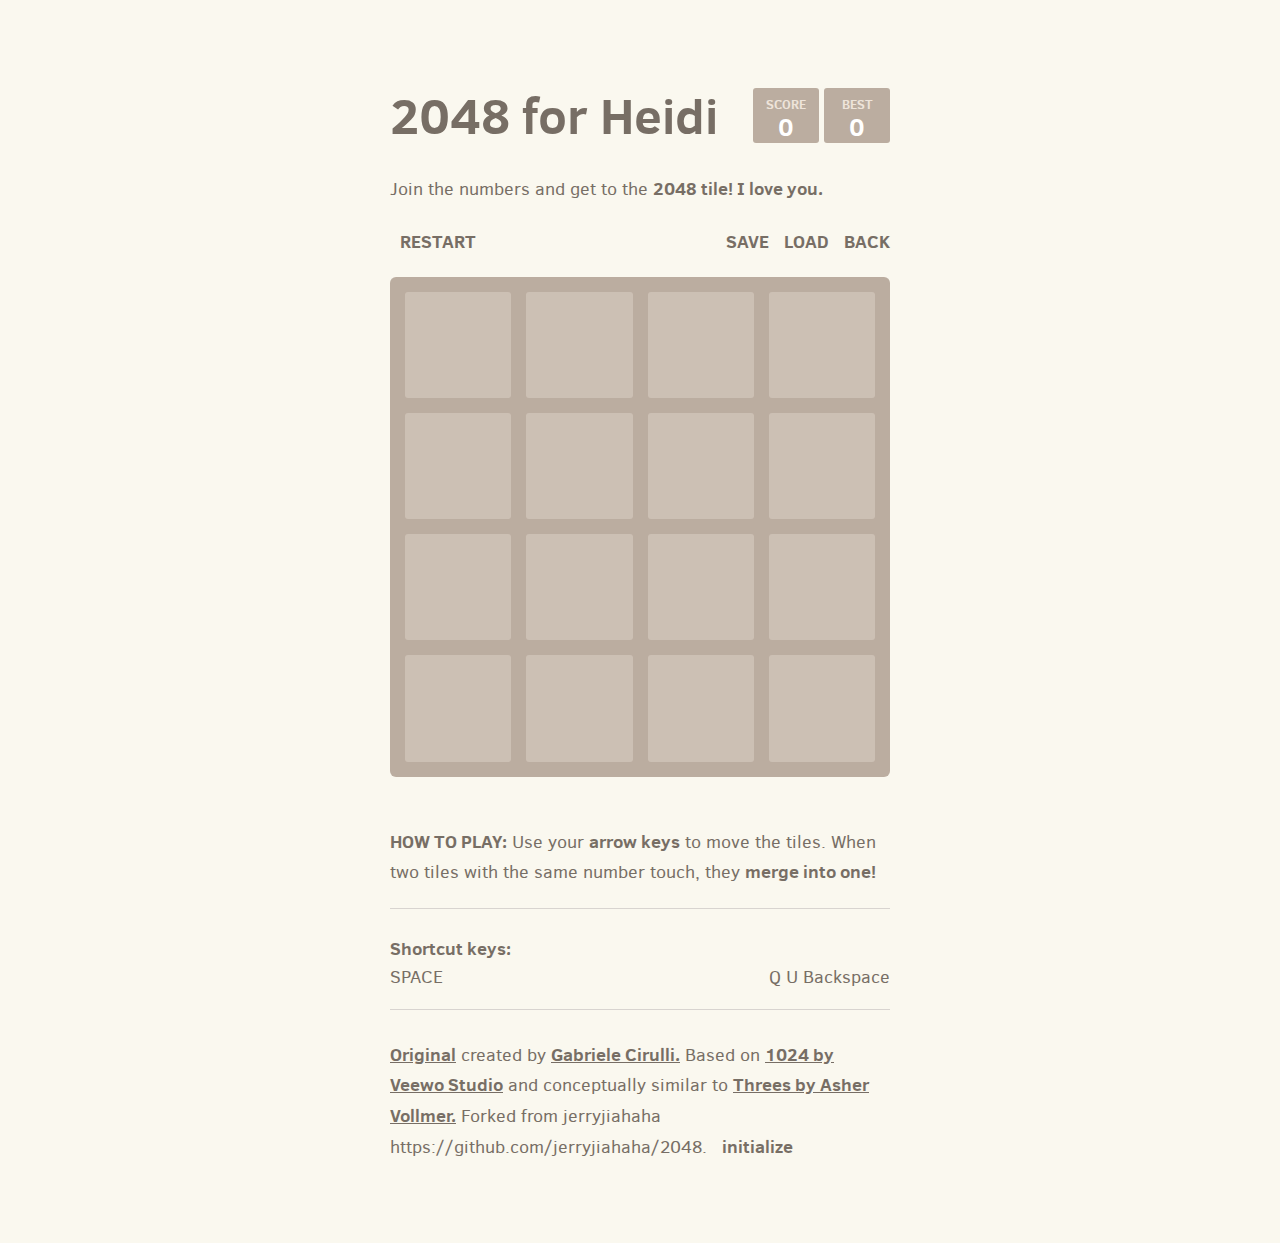
<file: index.html>
<!DOCTYPE html>
<html>
<head>
  <meta charset="utf-8">
  <title>2048 for Heidi</title>

  <link href="style/main.css" rel="stylesheet" type="text/css">
  <link href="style/my.css" rel="stylesheet" type="text/css">
  <link rel="shortcut icon" href="favicon.ico">
  <link rel="apple-touch-icon" href="meta/apple-touch-icon.png">
  <meta name="apple-mobile-web-app-capable" content="yes">

  <meta name="HandheldFriendly" content="True">
  <meta name="MobileOptimized" content="320">
  <meta name="viewport" content="width=device-width, target-densitydpi=160dpi, initial-scale=1.0, maximum-scale=1, user-scalable=no, minimal-ui">

  <meta property="og:title" content="2048 game"/>
  <meta property="og:site_name" content="2048 game"/>
  <meta property="og:description" content="Join the numbers and get to the 2048 tile! Careful: this game is extremely addictive!"/>
  <meta property="og:image" content="http://jerryjiahaha.github.io/2048/meta/og_image.png"/>
 
<!--  <script src="js/jquery.js"></script>  no longer needed-->
  <script type="text/javascript" src="js/my.js"></script>

</head>

<body>
  <div class="container">
    <div class="heading">
      <h1 class="title">2048 for Heidi</h1>
      <div class="scores-container">
        <div class="score-container">0</div>
        <div class="best-container">0</div>
      </div>
    </div>
    <br>
    <p class="game-intro">Join the numbers and get to the <strong>2048 tile! I love you.</strong></p><br>
    
    <div class="command" id="datacuston" style="text-align:left; float:left;">
      <span id="restartbutton" class="button"><a  href="#restart">RESTART</a></span>
    </div>
    <div class="command" id="datacustom" >
      <span id="savebutton" class="button"><a href="#savedata">SAVE</a></span>
      <span id="loadbutton" class="button"><a href="#loaddata">LOAD</a></span>
      <span id="backbutton" class="button"><a href="#back">BACK</a></span>
    </div>
   

    <div class="game-container" style="margin-top: 23px;">
      <div class="game-message">
        <p></p>
        <div class="lower">
	        <a class="keep-playing-button">Keep going</a>
          <a class="retry-button">Try again</a>
          <div class="score-sharing"></div>
        </div>
      </div>

      <div class="grid-container">
        <div class="grid-row">
          <div class="grid-cell"></div>
          <div class="grid-cell"></div>
          <div class="grid-cell"></div>
          <div class="grid-cell"></div>
        </div>
        <div class="grid-row">
          <div class="grid-cell"></div>
          <div class="grid-cell"></div>
          <div class="grid-cell"></div>
          <div class="grid-cell"></div>
        </div>
        <div class="grid-row">
          <div class="grid-cell"></div>
          <div class="grid-cell"></div>
          <div class="grid-cell"></div>
          <div class="grid-cell"></div>
        </div>
        <div class="grid-row">
          <div class="grid-cell"></div>
          <div class="grid-cell"></div>
          <div class="grid-cell"></div>
          <div class="grid-cell"></div>
        </div>
      </div>

      <div class="tile-container">

      </div>
    </div>

    <p class="game-explanation">
      <strong class="important">How to play:</strong> Use your <strong>arrow keys</strong> to move the tiles. When two tiles with the same number touch, they <strong>merge into one!</strong>
    </p>
    <hr>
    <p class="game-explanation"  style="margin:0;padding:0;margin-top:-5px;">
      <strong>Shortcut keys:</strong>
      <br/>
      <div  class="shortcut" style="float:left;">
        <span   title="restart">SPACE</span>
      </div>
      <div class="shortcut" style="text-align:right; pading:1;">
        <span title="save">Q</span>
        <span title="reload">U</span>
        <span title="back">Backspace</span>
      </div>
    </p>
  
    <hr>
    <p>
    <a href="http://gabrielecirulli.github.io/2048/">Original</a> created by <a href="http://gabrielecirulli.com" target="_blank">Gabriele Cirulli.</a> Based on <a href="https://itunes.apple.com/us/app/1024!/id823499224" target="_blank">1024 by Veewo Studio</a> and conceptually similar to <a href="http://asherv.com/threes/" target="_blank">Threes by Asher Vollmer.</a>  Forked from jerryjiahaha https://github.com/jerryjiahaha/2048.
      <span id="initbutton" class="button"><a href="#inith">initialize</a></span>
    </p>

  <!-- 
    <div class="sharing">
      <a href="https://twitter.com/share" class="twitter-share-button" data-text="Check out 2048, a game where you join numbers to score high! #2048game" data-via="gabrielecirulli" data-url="http://git.io/2048" data-counturl="http://gabrielecirulli.github.io/2048/">Tweet</a>
-->
<!--      <script>!function(d,s,id){var js,fjs=d.getElementsByTagName(s)[0],p=/^http:/.test(d.location)?'http':'https';if(!d.getElementById(id)){js=d.createElement(s);js.id=id;js.src=p+'://platform.twitter.com/widgets.js';fjs.parentNode.insertBefore(js,fjs);}}(document, 'script', 'twitter-wjs');</script>
-->

     

    
    </div>
  </div>

  <script src="js/animframe_polyfill.js"></script>
  <script src="js/keyboard_input_manager.js"></script>
  <script src="js/html_actuator.js"></script>
  <script src="js/grid.js"></script>
  <script src="js/tile.js"></script>
  <script src="js/local_score_manager.js"></script>
  <script src="js/game_manager.js"></script>
  <script src="js/application.js"></script>

  
</body>
</html>
</file>
<file: style/main.css>
@import url(fonts/clear-sans.css);
html, body {
  margin: 0;
  padding: 0;
  background: #faf8ef;
  color: #776e65;
  font-family: "Clear Sans", "Helvetica Neue", Arial, sans-serif;
  font-size: 18px; }

body {
  margin: 80px 0; }

.heading:after {
  content: "";
  display: block;
  clear: both; }

h1.title {
  font-size: 80px;
  font-weight: bold;
  margin: 0;
  display: block;
  float: left; }

@-webkit-keyframes move-up {
  0% {
    top: 25px;
    opacity: 1; }

  100% {
    top: -50px;
    opacity: 0; } }

@-moz-keyframes move-up {
  0% {
    top: 25px;
    opacity: 1; }

  100% {
    top: -50px;
    opacity: 0; } }

@keyframes move-up {
  0% {
    top: 25px;
    opacity: 1; }

  100% {
    top: -50px;
    opacity: 0; } }

.scores-container {
  float: right;
  text-align: right; }

.score-container, .best-container {
  position: relative;
  display: inline-block;
  background: #bbada0;
  padding: 15px 25px;
  font-size: 25px;
  height: 25px;
  line-height: 47px;
  font-weight: bold;
  border-radius: 3px;
  color: white;
  margin-top: 8px;
  text-align: center; }
  .score-container:after, .best-container:after {
    position: absolute;
    width: 100%;
    top: 10px;
    left: 0;
    text-transform: uppercase;
    font-size: 13px;
    line-height: 13px;
    text-align: center;
    color: #eee4da; }
  .score-container .score-addition, .best-container .score-addition {
    position: absolute;
    right: 30px;
    color: red;
    font-size: 25px;
    line-height: 25px;
    font-weight: bold;
    color: rgba(119, 110, 101, 0.9);
    z-index: 100;
    -webkit-animation: move-up 600ms ease-in;
    -moz-animation: move-up 600ms ease-in;
    animation: move-up 600ms ease-in;
    -webkit-animation-fill-mode: both;
    -moz-animation-fill-mode: both;
    animation-fill-mode: both; }

.score-container:after {
  content: "Score"; }

.best-container:after {
  content: "Best"; }

p {
  margin-top: 0;
  margin-bottom: 10px;
  line-height: 1.65; }

a {
  color: #776e65;
  font-weight: bold;
  text-decoration: underline;
  cursor: pointer; }

strong.important {
  text-transform: uppercase; }

hr {
  border: none;
  border-bottom: 1px solid #d8d4d0;
  margin-top: 20px;
  margin-bottom: 30px; }

.container {
  width: 500px;
  margin: 0 auto; }

@-webkit-keyframes fade-in {
  0% {
    opacity: 0; }

  100% {
    opacity: 1; } }

@-moz-keyframes fade-in {
  0% {
    opacity: 0; }

  100% {
    opacity: 1; } }

@keyframes fade-in {
  0% {
    opacity: 0; }

  100% {
    opacity: 1; } }

.game-container {
  margin-top: 40px;
  position: relative;
  padding: 15px;
  cursor: default;
  -webkit-touch-callout: none;
  -webkit-user-select: none;
  -moz-user-select: none;
  background: #bbada0;
  border-radius: 6px;
  width: 500px;
  height: 500px;
  -webkit-box-sizing: border-box;
  -moz-box-sizing: border-box;
  box-sizing: border-box; }
  .game-container .game-message {
    display: none;
    position: absolute;
    top: 0;
    right: 0;
    bottom: 0;
    left: 0;
    background: rgba(238, 228, 218, 0.5);
    z-index: 100;
    text-align: center;
    -webkit-animation: fade-in 800ms ease 1200ms;
    -moz-animation: fade-in 800ms ease 1200ms;
    animation: fade-in 800ms ease 1200ms;
    -webkit-animation-fill-mode: both;
    -moz-animation-fill-mode: both;
    animation-fill-mode: both; }
    .game-container .game-message p {
      font-size: 60px;
      font-weight: bold;
      height: 60px;
      line-height: 60px;
      margin-top: 222px; }
    .game-container .game-message .lower {
      display: block;
      margin-top: 59px; }
    .game-container .game-message a {
      display: inline-block;
      background: #8f7a66;
      border-radius: 3px;
      padding: 0 20px;
      text-decoration: none;
      color: #f9f6f2;
      height: 40px;
      line-height: 42px;
      margin-left: 9px; }
      .game-container .game-message a.keep-playing-button {
        display: none; }
    .game-container .game-message .score-sharing {
      display: inline-block;
      vertical-align: middle;
      margin-left: 10px; }
    .game-container .game-message.game-won {
      background: rgba(237, 194, 46, 0.5);
      color: #f9f6f2; }
      .game-container .game-message.game-won a.keep-playing-button {
        display: inline-block; }
    .game-container .game-message.game-won, .game-container .game-message.game-over {
      display: block; }

.grid-container {
  position: absolute;
  z-index: 1; }

.grid-row {
  margin-bottom: 15px; }
  .grid-row:last-child {
    margin-bottom: 0; }
  .grid-row:after {
    content: "";
    display: block;
    clear: both; }

.grid-cell {
  width: 106.25px;
  height: 106.25px;
  margin-right: 15px;
  float: left;
  border-radius: 3px;
  background: rgba(238, 228, 218, 0.35); }
  .grid-cell:last-child {
    margin-right: 0; }

.tile-container {
  position: absolute;
  z-index: 2; }

.tile, .tile .tile-inner {
  width: 107px;
  height: 107px;
  line-height: 116.25px; }
.tile.tile-position-1-1 {
  -webkit-transform: translate(0px, 0px);
  -moz-transform: translate(0px, 0px);
  transform: translate(0px, 0px); }
.tile.tile-position-1-2 {
  -webkit-transform: translate(0px, 121px);
  -moz-transform: translate(0px, 121px);
  transform: translate(0px, 121px); }
.tile.tile-position-1-3 {
  -webkit-transform: translate(0px, 242px);
  -moz-transform: translate(0px, 242px);
  transform: translate(0px, 242px); }
.tile.tile-position-1-4 {
  -webkit-transform: translate(0px, 363px);
  -moz-transform: translate(0px, 363px);
  transform: translate(0px, 363px); }
.tile.tile-position-2-1 {
  -webkit-transform: translate(121px, 0px);
  -moz-transform: translate(121px, 0px);
  transform: translate(121px, 0px); }
.tile.tile-position-2-2 {
  -webkit-transform: translate(121px, 121px);
  -moz-transform: translate(121px, 121px);
  transform: translate(121px, 121px); }
.tile.tile-position-2-3 {
  -webkit-transform: translate(121px, 242px);
  -moz-transform: translate(121px, 242px);
  transform: translate(121px, 242px); }
.tile.tile-position-2-4 {
  -webkit-transform: translate(121px, 363px);
  -moz-transform: translate(121px, 363px);
  transform: translate(121px, 363px); }
.tile.tile-position-3-1 {
  -webkit-transform: translate(242px, 0px);
  -moz-transform: translate(242px, 0px);
  transform: translate(242px, 0px); }
.tile.tile-position-3-2 {
  -webkit-transform: translate(242px, 121px);
  -moz-transform: translate(242px, 121px);
  transform: translate(242px, 121px); }
.tile.tile-position-3-3 {
  -webkit-transform: translate(242px, 242px);
  -moz-transform: translate(242px, 242px);
  transform: translate(242px, 242px); }
.tile.tile-position-3-4 {
  -webkit-transform: translate(242px, 363px);
  -moz-transform: translate(242px, 363px);
  transform: translate(242px, 363px); }
.tile.tile-position-4-1 {
  -webkit-transform: translate(363px, 0px);
  -moz-transform: translate(363px, 0px);
  transform: translate(363px, 0px); }
.tile.tile-position-4-2 {
  -webkit-transform: translate(363px, 121px);
  -moz-transform: translate(363px, 121px);
  transform: translate(363px, 121px); }
.tile.tile-position-4-3 {
  -webkit-transform: translate(363px, 242px);
  -moz-transform: translate(363px, 242px);
  transform: translate(363px, 242px); }
.tile.tile-position-4-4 {
  -webkit-transform: translate(363px, 363px);
  -moz-transform: translate(363px, 363px);
  transform: translate(363px, 363px); }

.tile {
  position: absolute;
  -webkit-transition: 100ms ease-in-out;
  -moz-transition: 100ms ease-in-out;
  transition: 100ms ease-in-out;
  -webkit-transition-property: -webkit-transform;
  -moz-transition-property: -moz-transform;
  transition-property: transform; }
  .tile .tile-inner {
    border-radius: 3px;
    background: #eee4da;
    text-align: center;
    font-weight: bold;
    z-index: 10;
    font-size: 55px; }
  .tile.tile-2 .tile-inner {
    background: #eee4da;
    box-shadow: 0 0 30px 10px rgba(243, 215, 116, 0), inset 0 0 0 1px rgba(255, 255, 255, 0); }
  .tile.tile-4 .tile-inner {
    background: #ede0c8;
    box-shadow: 0 0 30px 10px rgba(243, 215, 116, 0), inset 0 0 0 1px rgba(255, 255, 255, 0); }
  .tile.tile-8 .tile-inner {
    color: #f9f6f2;
    background: #f2b179; }
  .tile.tile-16 .tile-inner {
    color: #f9f6f2;
    background: #f59563; }
  .tile.tile-32 .tile-inner {
    color: #f9f6f2;
    background: #f67c5f; }
  .tile.tile-64 .tile-inner {
    color: #f9f6f2;
    background: #f65e3b; }
  .tile.tile-128 .tile-inner {
    color: #f9f6f2;
    background: #edcf72;
    box-shadow: 0 0 30px 10px rgba(243, 215, 116, 0.2381), inset 0 0 0 1px rgba(255, 255, 255, 0.14286);
    font-size: 45px; }
    @media screen and (max-width: 520px) {
      .tile.tile-128 .tile-inner {
        font-size: 25px; } }
  .tile.tile-256 .tile-inner {
    color: #f9f6f2;
    background: #edcc61;
    box-shadow: 0 0 30px 10px rgba(243, 215, 116, 0.31746), inset 0 0 0 1px rgba(255, 255, 255, 0.19048);
    font-size: 45px; }
    @media screen and (max-width: 520px) {
      .tile.tile-256 .tile-inner {
        font-size: 25px; } }
  .tile.tile-512 .tile-inner {
    color: #f9f6f2;
    background: #edc850;
    box-shadow: 0 0 30px 10px rgba(243, 215, 116, 0.39683), inset 0 0 0 1px rgba(255, 255, 255, 0.2381);
    font-size: 45px; }
    @media screen and (max-width: 520px) {
      .tile.tile-512 .tile-inner {
        font-size: 25px; } }
  .tile.tile-1024 .tile-inner {
    color: #f9f6f2;
    background: #edc53f;
    box-shadow: 0 0 30px 10px rgba(243, 215, 116, 0.47619), inset 0 0 0 1px rgba(255, 255, 255, 0.28571);
    font-size: 35px; }
    @media screen and (max-width: 520px) {
      .tile.tile-1024 .tile-inner {
        font-size: 15px; } }
  .tile.tile-2048 .tile-inner {
    color: #f9f6f2;
    background: #edc22e;
    box-shadow: 0 0 30px 10px rgba(243, 215, 116, 0.55556), inset 0 0 0 1px rgba(255, 255, 255, 0.33333);
    font-size: 35px; }
    @media screen and (max-width: 520px) {
      .tile.tile-2048 .tile-inner {
        font-size: 15px; } }
  .tile.tile-super .tile-inner {
    color: #f9f6f2;
    background: #3c3a32;
    font-size: 30px; }
    @media screen and (max-width: 520px) {
      .tile.tile-super .tile-inner {
        font-size: 10px; } }

@-webkit-keyframes appear {
  0% {
    opacity: 0;
    -webkit-transform: scale(0);
    -moz-transform: scale(0);
    transform: scale(0); }

  100% {
    opacity: 1;
    -webkit-transform: scale(1);
    -moz-transform: scale(1);
    transform: scale(1); } }

@-moz-keyframes appear {
  0% {
    opacity: 0;
    -webkit-transform: scale(0);
    -moz-transform: scale(0);
    transform: scale(0); }

  100% {
    opacity: 1;
    -webkit-transform: scale(1);
    -moz-transform: scale(1);
    transform: scale(1); } }

@keyframes appear {
  0% {
    opacity: 0;
    -webkit-transform: scale(0);
    -moz-transform: scale(0);
    transform: scale(0); }

  100% {
    opacity: 1;
    -webkit-transform: scale(1);
    -moz-transform: scale(1);
    transform: scale(1); } }

.tile-new .tile-inner {
  -webkit-animation: appear 200ms ease 100ms;
  -moz-animation: appear 200ms ease 100ms;
  animation: appear 200ms ease 100ms;
  -webkit-animation-fill-mode: backwards;
  -moz-animation-fill-mode: backwards;
  animation-fill-mode: backwards; }

@-webkit-keyframes pop {
  0% {
    -webkit-transform: scale(0);
    -moz-transform: scale(0);
    transform: scale(0); }

  50% {
    -webkit-transform: scale(1.2);
    -moz-transform: scale(1.2);
    transform: scale(1.2); }

  100% {
    -webkit-transform: scale(1);
    -moz-transform: scale(1);
    transform: scale(1); } }

@-moz-keyframes pop {
  0% {
    -webkit-transform: scale(0);
    -moz-transform: scale(0);
    transform: scale(0); }

  50% {
    -webkit-transform: scale(1.2);
    -moz-transform: scale(1.2);
    transform: scale(1.2); }

  100% {
    -webkit-transform: scale(1);
    -moz-transform: scale(1);
    transform: scale(1); } }

@keyframes pop {
  0% {
    -webkit-transform: scale(0);
    -moz-transform: scale(0);
    transform: scale(0); }

  50% {
    -webkit-transform: scale(1.2);
    -moz-transform: scale(1.2);
    transform: scale(1.2); }

  100% {
    -webkit-transform: scale(1);
    -moz-transform: scale(1);
    transform: scale(1); } }

.tile-merged .tile-inner {
  z-index: 20;
  -webkit-animation: pop 200ms ease 100ms;
  -moz-animation: pop 200ms ease 100ms;
  animation: pop 200ms ease 100ms;
  -webkit-animation-fill-mode: backwards;
  -moz-animation-fill-mode: backwards;
  animation-fill-mode: backwards; }

.game-intro {
  margin-bottom: 0; }

.game-explanation {
  margin-top: 50px; }

.sharing {
  margin-top: 20px;
  text-align: center; }
  .sharing > iframe, .sharing > span, .sharing > form {
    display: inline-block;
    vertical-align: middle; }

@media screen and (max-width: 520px) {
  html, body {
    font-size: 15px; }

  body {
    margin: 20px 0;
    padding: 0 20px; }

  h1.title {
    font-size: 27px;
    margin-top: 15px; }

  .container {
    width: 280px;
    margin: 0 auto; }

  .score-container, .best-container {
    margin-top: 0;
    padding: 15px 10px;
    min-width: 40px; }

  .heading {
    margin-bottom: 10px; }

  .game-container {
    margin-top: 40px;
    position: relative;
    padding: 10px;
    cursor: default;
    -webkit-touch-callout: none;
    -webkit-user-select: none;
    -moz-user-select: none;
    background: #bbada0;
    border-radius: 6px;
    width: 280px;
    height: 280px;
    -webkit-box-sizing: border-box;
    -moz-box-sizing: border-box;
    box-sizing: border-box; }
    .game-container .game-message {
      display: none;
      position: absolute;
      top: 0;
      right: 0;
      bottom: 0;
      left: 0;
      background: rgba(238, 228, 218, 0.5);
      z-index: 100;
      text-align: center;
      -webkit-animation: fade-in 800ms ease 1200ms;
      -moz-animation: fade-in 800ms ease 1200ms;
      animation: fade-in 800ms ease 1200ms;
      -webkit-animation-fill-mode: both;
      -moz-animation-fill-mode: both;
      animation-fill-mode: both; }
      .game-container .game-message p {
        font-size: 60px;
        font-weight: bold;
        height: 60px;
        line-height: 60px;
        margin-top: 222px; }
      .game-container .game-message .lower {
        display: block;
        margin-top: 59px; }
      .game-container .game-message a {
        display: inline-block;
        background: #8f7a66;
        border-radius: 3px;
        padding: 0 20px;
        text-decoration: none;
        color: #f9f6f2;
        height: 40px;
        line-height: 42px;
        margin-left: 9px; }
        .game-container .game-message a.keep-playing-button {
          display: none; }
      .game-container .game-message .score-sharing {
        display: inline-block;
        vertical-align: middle;
        margin-left: 10px; }
      .game-container .game-message.game-won {
        background: rgba(237, 194, 46, 0.5);
        color: #f9f6f2; }
        .game-container .game-message.game-won a.keep-playing-button {
          display: inline-block; }
      .game-container .game-message.game-won, .game-container .game-message.game-over {
        display: block; }

  .grid-container {
    position: absolute;
    z-index: 1; }

  .grid-row {
    margin-bottom: 10px; }
    .grid-row:last-child {
      margin-bottom: 0; }
    .grid-row:after {
      content: "";
      display: block;
      clear: both; }

  .grid-cell {
    width: 57.5px;
    height: 57.5px;
    margin-right: 10px;
    float: left;
    border-radius: 3px;
    background: rgba(238, 228, 218, 0.35); }
    .grid-cell:last-child {
      margin-right: 0; }

  .tile-container {
    position: absolute;
    z-index: 2; }

  .tile, .tile .tile-inner {
    width: 58px;
    height: 58px;
    line-height: 67.5px; }
  .tile.tile-position-1-1 {
    -webkit-transform: translate(0px, 0px);
    -moz-transform: translate(0px, 0px);
    transform: translate(0px, 0px); }
  .tile.tile-position-1-2 {
    -webkit-transform: translate(0px, 67px);
    -moz-transform: translate(0px, 67px);
    transform: translate(0px, 67px); }
  .tile.tile-position-1-3 {
    -webkit-transform: translate(0px, 135px);
    -moz-transform: translate(0px, 135px);
    transform: translate(0px, 135px); }
  .tile.tile-position-1-4 {
    -webkit-transform: translate(0px, 202px);
    -moz-transform: translate(0px, 202px);
    transform: translate(0px, 202px); }
  .tile.tile-position-2-1 {
    -webkit-transform: translate(67px, 0px);
    -moz-transform: translate(67px, 0px);
    transform: translate(67px, 0px); }
  .tile.tile-position-2-2 {
    -webkit-transform: translate(67px, 67px);
    -moz-transform: translate(67px, 67px);
    transform: translate(67px, 67px); }
  .tile.tile-position-2-3 {
    -webkit-transform: translate(67px, 135px);
    -moz-transform: translate(67px, 135px);
    transform: translate(67px, 135px); }
  .tile.tile-position-2-4 {
    -webkit-transform: translate(67px, 202px);
    -moz-transform: translate(67px, 202px);
    transform: translate(67px, 202px); }
  .tile.tile-position-3-1 {
    -webkit-transform: translate(135px, 0px);
    -moz-transform: translate(135px, 0px);
    transform: translate(135px, 0px); }
  .tile.tile-position-3-2 {
    -webkit-transform: translate(135px, 67px);
    -moz-transform: translate(135px, 67px);
    transform: translate(135px, 67px); }
  .tile.tile-position-3-3 {
    -webkit-transform: translate(135px, 135px);
    -moz-transform: translate(135px, 135px);
    transform: translate(135px, 135px); }
  .tile.tile-position-3-4 {
    -webkit-transform: translate(135px, 202px);
    -moz-transform: translate(135px, 202px);
    transform: translate(135px, 202px); }
  .tile.tile-position-4-1 {
    -webkit-transform: translate(202px, 0px);
    -moz-transform: translate(202px, 0px);
    transform: translate(202px, 0px); }
  .tile.tile-position-4-2 {
    -webkit-transform: translate(202px, 67px);
    -moz-transform: translate(202px, 67px);
    transform: translate(202px, 67px); }
  .tile.tile-position-4-3 {
    -webkit-transform: translate(202px, 135px);
    -moz-transform: translate(202px, 135px);
    transform: translate(202px, 135px); }
  .tile.tile-position-4-4 {
    -webkit-transform: translate(202px, 202px);
    -moz-transform: translate(202px, 202px);
    transform: translate(202px, 202px); }

  .game-container {
    margin-top: 20px; }

  .tile .tile-inner {
    font-size: 35px; }

  .game-message p {
    font-size: 30px !important;
    height: 30px !important;
    line-height: 30px !important;
    margin-top: 90px !important; }
  .game-message .lower {
    margin-top: 30px !important; }

  .sharing > iframe, .sharing > span, .sharing > form {
    display: block;
    margin: 0 auto;
    margin-bottom: 20px; } }
.pp-donate button {
  -webkit-appearance: none;
  -moz-appearance: none;
  appearance: none;
  border: none;
  font: inherit;
  color: inherit;
  cursor: pointer;
  display: inline-block;
  background: #8f7a66;
  border-radius: 3px;
  padding: 0 20px;
  text-decoration: none;
  color: #f9f6f2;
  height: 40px;
  line-height: 42px; }
  .pp-donate button img {
    vertical-align: -4px;
    margin-right: 8px; }

.btc-donate {
  position: relative;
  margin-left: 10px;
  display: inline-block;
  background: #8f7a66;
  border-radius: 3px;
  padding: 0 20px;
  text-decoration: none;
  color: #f9f6f2;
  height: 40px;
  line-height: 42px;
  cursor: pointer; }
  .btc-donate img {
    vertical-align: -4px;
    margin-right: 8px; }
  .btc-donate a {
    color: #f9f6f2;
    text-decoration: none;
    font-weight: normal; }
  .btc-donate .address {
    cursor: auto;
    position: absolute;
    width: 340px;
    right: 50%;
    margin-right: -170px;
    padding-bottom: 7px;
    top: -30px;
    opacity: 0;
    pointer-events: none;
    -webkit-transition: 400ms ease;
    -moz-transition: 400ms ease;
    transition: 400ms ease;
    -webkit-transition-property: top, opacity;
    -moz-transition-property: top, opacity;
    transition-property: top, opacity; }
    .btc-donate .address:after {
      position: absolute;
      border-top: 10px solid #bbada0;
      border-right: 7px solid transparent;
      border-left: 7px solid transparent;
      content: "";
      bottom: 0px;
      left: 50%;
      margin-left: -7px; }
    .btc-donate .address code {
      background-color: #bbada0;
      padding: 10px 15px;
      width: 100%;
      border-radius: 3px;
      line-height: 1;
      font-weight: normal;
      font-size: 15px;
      font-family: Consolas, "Liberation Mono", Courier, monospace;
      text-align: center; }
  .btc-donate:hover .address, .btc-donate .address:hover .address {
    opacity: 1;
    top: -45px;
    pointer-events: auto; }
  @media screen and (max-width: 480px) {
    .btc-donate {
      width: 120px; }
      .btc-donate .address {
        margin-right: -150px;
        width: 300px; }
        .btc-donate .address code {
          font-size: 13px; }
        .btc-donate .address:after {
          left: 50%;
          bottom: 2px; } }
</file>
<file: style/my.css>
h1.title{
	font-size: 50px;
}

h1:hover{
	color:rgb(114, 255, 102);
}

.command {
	text-align:right;
}

.button{
	display: inline-table;
	padding-left: 10px;
	
}

.button  a:link  { 
	text-decoration: none;
	border: 2px;
}

.button  a:hover{
	color:rgb(102, 204, 255);
	text-decoration : none;
}

.shortcut span:hover{
	color:rgb(255, 79, 213);
}
</file>
